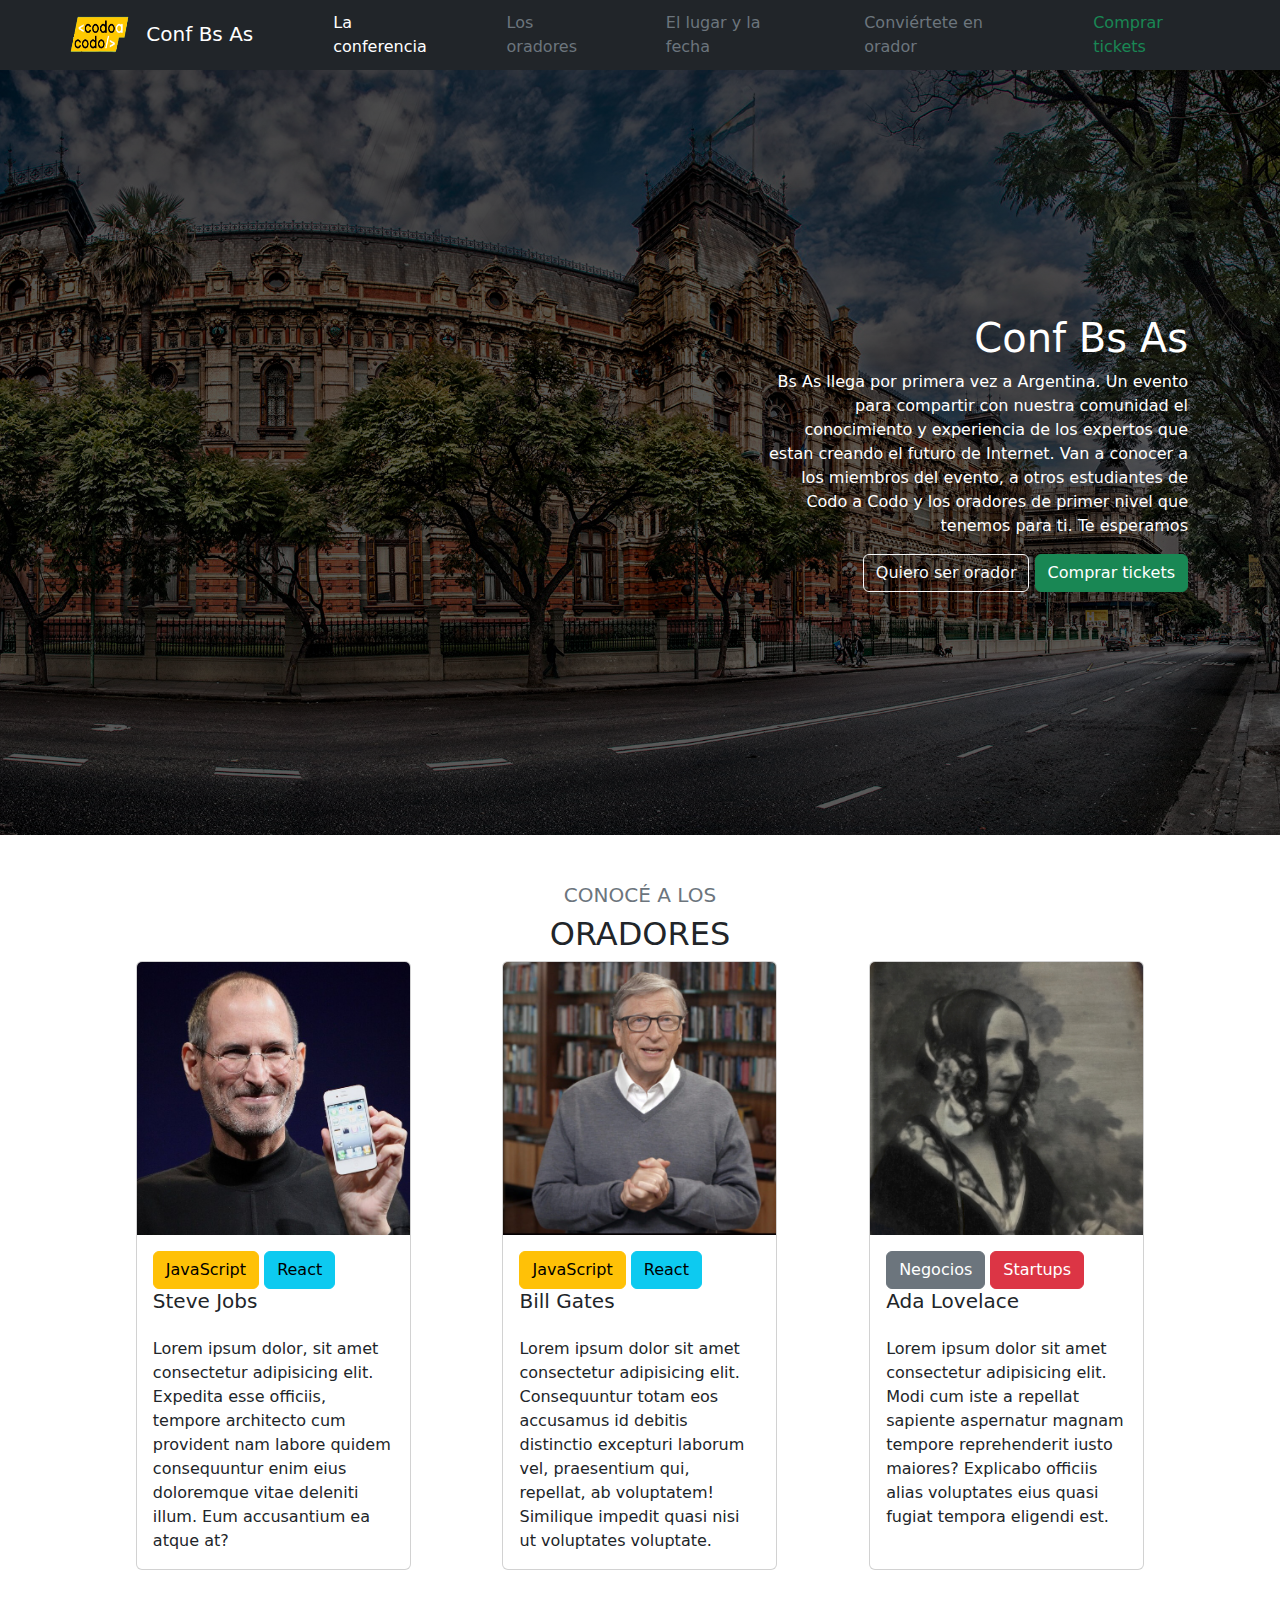
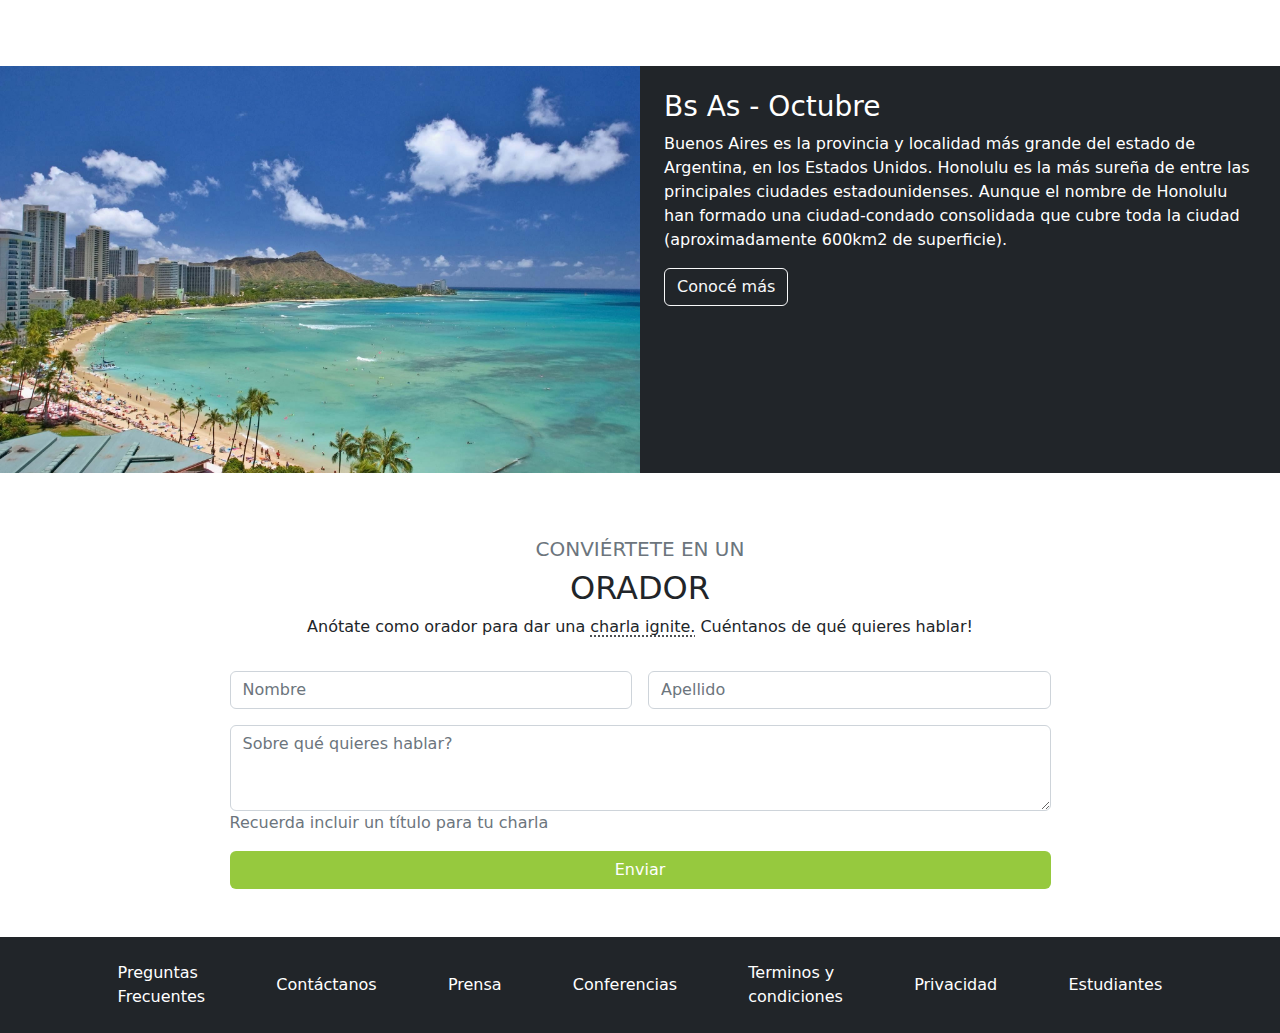
<file: index.html>
<!DOCTYPE html>
<html lang="en">

<head>
    <meta charset="UTF-8">
    <meta http-equiv="X-UA-Compatible" content="IE=edge">
    <meta name="viewport" content="width=device-width, initial-scale=1.0">
    <title>Conf Bs As</title>
    <link rel="stylesheet" href="css/bootstrap.css">
    <link rel="stylesheet" href="css/main.css">
</head>

<body>
    <header>
        <nav class="navbar navbar-expand-lg navbar-light bg-light p-0">
            <div class="container-fluid bg-dark">
                <a class="navbar-brand text-white navLogo" href="#">
                    <img src="Imagenes/codoacodo.png" alt="Logo" width="80" height="60"
                        class="d-inline-block align-text-center">
                    Conf Bs As
                </a>
                <button class="navbar-toggler" type="button" data-bs-toggle="collapse" data-bs-target="#navbarNav"
                    aria-controls="navbarNav" aria-expanded="false" aria-label="Toggle navigation">
                    <span class="navbar-toggler-icon"></span>
                </button>
                <div class="collapse navbar-collapse d-lg-flex justify-content-lg-end" id="navbarNav">
                    <ul class="navbar-nav">
                        <li class="nav-item mx-4">
                            <a class="nav-link active text-white" aria-current="page" href="index.html#conferencia">La conferencia</a>
                        </li>
                        <li class="nav-item mx-4">
                            <a class="nav-link text-secondary" href="index.html#oradores">Los oradores</a>
                        </li>
                        <li class="nav-item mx-4">
                            <a class="nav-link text-secondary" href="index.html#lugar">El lugar y la fecha</a>
                        </li>
                        <li class="nav-item mx-4">
                            <a class="nav-link text-secondary" href="index.html#conviertete">Conviértete en orador</a>
                        </li>
                        <li class="nav-item mx-4 me-5">
                            <a class="nav-link text-success" href="tickets.html">Comprar tickets</a>
                        </li>
                    </ul>
                </div>
            </div>
        </nav>
    </header>
    <main>
        <section id="conferencia">
            <div class="container-fluid contenedor">
                <div class="texto">
                    <h1>Conf Bs As</h1>
                    <p>Bs As llega por primera vez a Argentina. Un evento para compartir con nuestra comunidad
                    el conocimiento y experiencia de los expertos que estan creando el futuro de Internet.
                    Van a conocer a los miembros del evento, a otros estudiantes de Codo a Codo y los
                    oradores de primer nivel que tenemos para ti. Te esperamos</p>
                    
                    <div class="botones">
                        <button type="button" class="btn btn-outline-light"><a class="nav-link" href="index.html#conviertete">Quiero ser orador</a></button>
                        <button type="button" class="btn btn-success"><a class="sinSubrayado" href="tickets.html">Comprar tickets</a></button>
                    </div>
                </div>
            </div>
        </section>
        <section id="oradores" class="my-5">
            <h5 class="text-center text-secondary">CONOCÉ A LOS</h5>
            <h2 class="text-center">ORADORES</h2>
            <div class="container">
                <div class="row d-flex justify-content-lg-around m-2">
                    <div class="card col-lg-3 col-md-12 col-s-12 mb-5 p-0">
                        <img src="Imagenes/steve.jpg" class="card-img-top" alt="Steve Jobs">
                        <div class="card-body text-start">
                            <button type="button" class="btn btn-warning">JavaScript</button>
                            <button type="button" class="btn btn-info">React</button>
                            <h5 class="card-title">Steve Jobs</h5>
                            <p class="card-text mt-4">Lorem ipsum dolor, sit amet consectetur adipisicing elit. Expedita
                                esse officiis, tempore architecto cum provident nam labore quidem consequuntur enim eius
                                doloremque vitae deleniti illum. Eum accusantium ea atque at?</p>
                        </div>
                    </div>
                    <div class="card col-lg-3 col-md-12 col-s-12 mb-5 p-0">
                        <img src="Imagenes/bill.jpg" class="card-img-top" alt="Bill Gates">
                        <div class="card-body">
                            <button type="button" class="btn btn-warning">JavaScript</button>
                            <button type="button" class="btn btn-info">React</button>
                            <h5 class="card-title">Bill Gates</h5>
                            <p class="card-text mt-4">Lorem ipsum dolor sit amet consectetur adipisicing elit.
                                Consequuntur
                                totam eos accusamus id debitis distinctio excepturi laborum vel, praesentium qui,
                                repellat,
                                ab voluptatem! Similique impedit quasi nisi ut voluptates voluptate.</p>
                        </div>
                    </div>
                    <div class="card col-lg-3 col-md-12 col-s-12 mb-5 p-0">
                        <img src="Imagenes/ada.jpeg" class="card-img-top" alt="Ada Lovalece">
                        <div class="card-body">
                            <button type="button" class="btn btn-secondary">Negocios</button>
                            <button type="button" class="btn btn-danger">Startups</button>
                            <h5 class="card-title">Ada Lovelace</h5>
                            <p class="card-text mt-4">Lorem ipsum dolor sit amet consectetur adipisicing elit. Modi cum
                                iste
                                a repellat sapiente aspernatur magnam tempore reprehenderit iusto maiores? Explicabo
                                officiis alias voluptates eius quasi fugiat tempora eligendi est.</p>
                        </div>
                    </div>
                </div>
            </div>
        </section>
        <section id="lugar">
            <div class="container-fluid">
                <div class="row">
                    <div class="col-lg-6 col-md-12 p-0">
                        <img src="Imagenes/honolulu.jpg" width="100%" height="100%" alt="">
                    </div>
                    <div class="col-lg-6 col-md-12 bg-dark text-white p-4">
                        <h3>Bs As - Octubre</h3>
                        <p>Buenos Aires es la provincia y localidad más grande del estado de Argentina, en los Estados
                            Unidos. Honolulu es la más sureña de entre las principales ciudades estadounidenses. Aunque
                            el nombre de Honolulu han formado una ciudad-condado consolidada que cubre toda la ciudad
                            (aproximadamente 600km2 de superficie).</p>
                        <button type="button" class="btn btn-outline-light">Conocé más</button>
                    </div>
                </div>
            </div>
            </div>
        </section>
        <section class="container d-flex justify-content-center" id="conviertete">
            <form class="row g-3 m-5 w-75">
                <div class="text-center">
                    <h5 class="text-center text-secondary">CONVIÉRTETE EN UN</h5>
                    <h2 class="text-center">ORADOR</h2>
                    <p>Anótate como orador para dar una <span class="decoration">charla ignite.</span> Cuéntanos de qué
                        quieres hablar!</p>
                </div>
                <div class="col-md-6">
                    <input type="text" class="form-control" placeholder="Nombre" required>
                </div>
                <div class="col-md-6">
                    <input type="text" class="form-control" placeholder="Apellido" required>
                </div>
                <div class="col-12">
                    <textarea class="form-control" type="text" id="exampleFormControlTextarea1" rows="3"
                        placeholder="Sobre qué quieres hablar?" required></textarea>
                    <label class="text-secondary">
                        Recuerda incluir un título para tu charla
                    </label>
                </div>
                </div>
                <div class="col-12 d-block d-grid gap-2">
                    <button class="btn text-white botonVerde" type="submit">Enviar</button>
                </div>
            </form>
        </section>
    </main>
    <footer class="bg-dark">
        <div
            class="container py-3 d-flex flex-column flex-lg-row  justify-content-lg-around justify-content-md-center align-items-center blanco">
            <a href="#" class="m-2">Preguntas <br>Frecuentes</br></a>
            <a href="#" class="m-2">Contáctanos</a>
            <a href="#" class="m-2">Prensa</a>
            <a href="#" class="m-2">Conferencias</a>
            <a href="#" class="m-2">Terminos y <br>condiciones</br></a>
            <a href="#" class="m-2">Privacidad</a>
            <a href="#" class="m-2">Estudiantes</a>
        </div>
    </footer>
    <script src="js/bootstrap.js"></script>
</body>

</html>
</file>
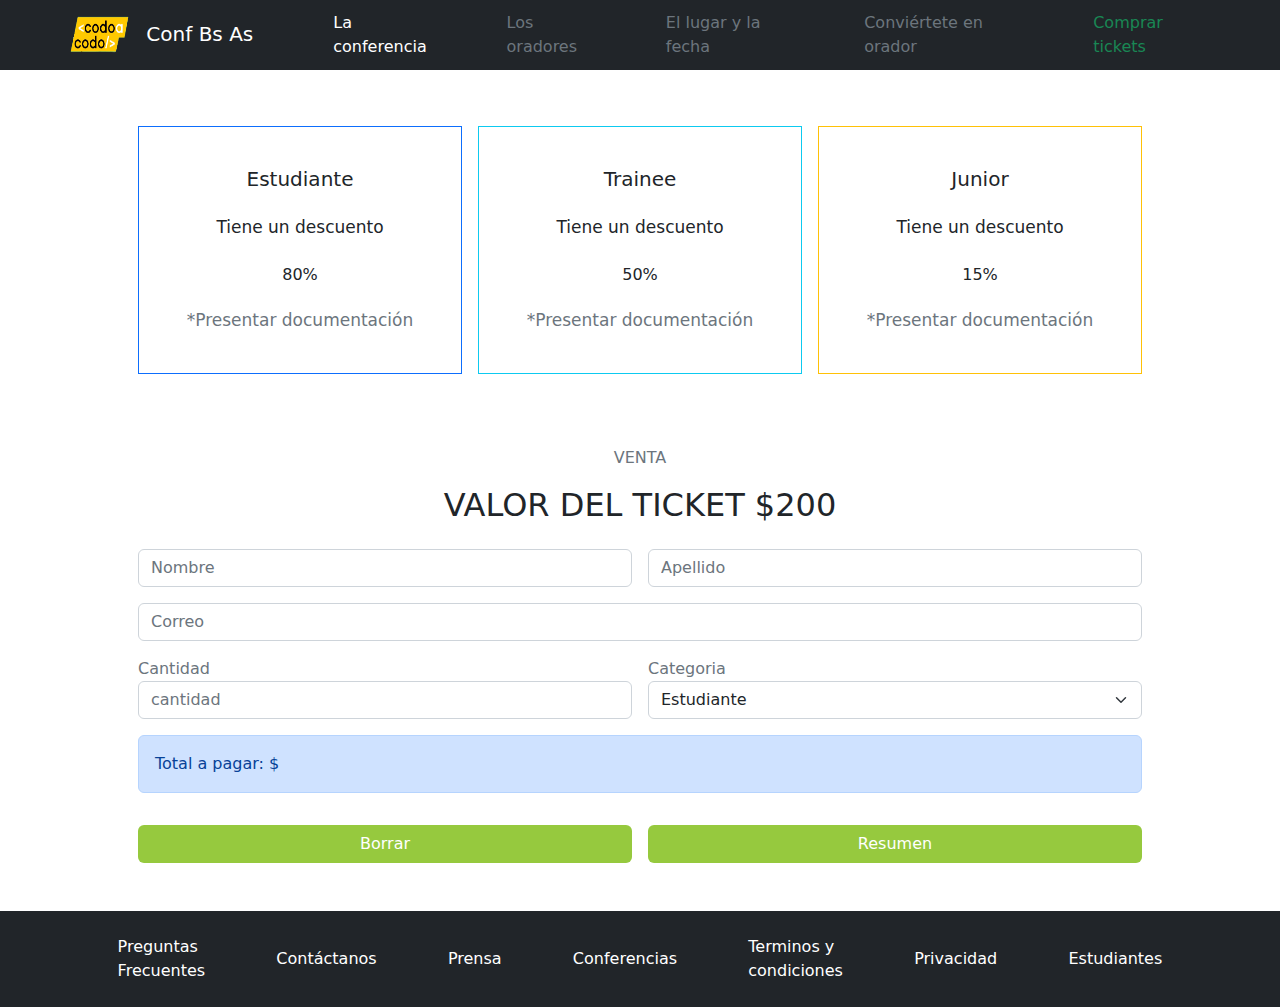
<file: tickets.html>
<!DOCTYPE html>
<html lang="en">
<head>
    <meta charset="UTF-8">
    <meta http-equiv="X-UA-Compatible" content="IE=edge">
    <meta name="viewport" content="width=device-width, initial-scale=1.0">
    <title>Conf Bs As</title>
    <link rel="stylesheet" href="css/bootstrap.css">
    <link rel="stylesheet" href="css/main.css">
</head>
<body>
    <header>
        <nav class="navbar navbar-expand-lg navbar-light bg-light p-0">
            <div class="container-fluid bg-dark">
                <a class="navbar-brand text-white navLogo" href="#">
                    <img src="Imagenes/codoacodo.png" alt="Logo" width="80" height="60"
                        class="d-inline-block align-text-center">
                    Conf Bs As
                </a>
                <button class="navbar-toggler" type="button" data-bs-toggle="collapse" data-bs-target="#navbarNav"
                    aria-controls="navbarNav" aria-expanded="false" aria-label="Toggle navigation">
                    <span class="navbar-toggler-icon"></span>
                </button>
                <div class="collapse navbar-collapse d-lg-flex justify-content-lg-end" id="navbarNav">
                    <ul class="navbar-nav">
                        <li class="nav-item mx-4">
                            <a class="nav-link active text-white" aria-current="page" href="index.html#conferencia">La conferencia</a>
                        </li>
                        <li class="nav-item mx-4">
                            <a class="nav-link text-secondary" href="index.html#oradores">Los oradores</a>
                        </li>
                        <li class="nav-item mx-4">
                            <a class="nav-link text-secondary" href="index.html#lugar">El lugar y la fecha</a>
                        </li>
                        <li class="nav-item mx-4">
                            <a class="nav-link text-secondary" href="index.html#conviertete">Conviértete en orador</a>
                        </li>
                        <li class="nav-item mx-4 me-5">
                            <a class="nav-link text-success" href="#">Comprar tickets</a>
                        </li>
                    </ul>
                </div>
            </div>
        </nav>
    </header>
    <section class="container">
        <div class="row d-flex m-5 my-5 text-center">
            <div class="card col-lg col-md-12 col-s-12 m-2 border-primary rounded-0">
                <div class="card-body sizeText">
                    <h5 class="card-title my-4">Estudiante</h5>
                    <p class="card-subtitle my-4">Tiene un descuento</p>
                    <h6 class="card-subtitle my-4">80%</h6>
                    <p class="card-text text-muted my-4">*Presentar documentación</p>
                </div>
            </div>
            <div class="card col-lg col-md-12 col-s-12 m-2 border-info rounded-0">
                <div class="card-body sizeText">
                    <h5 class="card-title my-4">Trainee</h5>
                    <p class="card-subtitle my-4">Tiene un descuento</p>
                    <h6 class="card-subtitle my-4">50%</h6>
                    <p class="card-text text-muted my-4">*Presentar documentación</p>
                </div>
            </div>
            <div class="card col-lg col-md-12 col-s-12 m-2 border-warning rounded-0">
                <div class="card-body sizeText">
                    <h5 class="card-title my-4">Junior</h5>
                    <p class="card-subtitle my-4">Tiene un descuento</p>
                    <h6 class="card-subtitle my-4">15%</h6>
                    <p class="card-text text-muted my-4">*Presentar documentación</p>
                </div>
            </div>
        </div>
        <form class="row g-3 m-5 my-5">
            <div class="text-center">
                <p class="text-center text-secondary">VENTA</p>
                <h2 class="text-center">VALOR DEL TICKET $200</h2>
            </div>
            <div class="col-lg-6">
                <input type="text" class="form-control" placeholder="Nombre" required>
            </div>
            <div class="col-lg-6">
                <input type="text" class="form-control" placeholder="Apellido" required>
            </div>
            <div class="col-lg-12">
                <input type="email" class="form-control" placeholder="Correo" required>
            </div>
            <div class="col-lg-6">
                <label class="text-secondary text-start">
                    <div id="error">Cantidad</div>
                </label>
                <input type="number" min="1" max="20" class="form-control" id="cantidad"  placeholder="cantidad" required>
            </div>
            <div class="col-md-6">
                <label for="exampleFormControlSelect1" class="text-secondary text-start">Categoria</label>
                <select class="form-select" id="exampleFormControlSelect1 categoria" onclick="mostrar(this.value)" >
                    <option value=1 id="estudiante">Estudiante</option>
                    <option value=2 id="trainee">Trainee</option>
                    <option value=3 id="junior">Junior</option>
                </select>
            </div>
            <div class="col-12">
                <div class="alert alert-primary text-start" id="total" role="alert">
                    Total a pagar: $
                </div>
            </div>
            <div class="col-6 d-block d-grid gap-2">
                <button class="btn text-white botonVerde" id="borrar" type="submit" onclick="borrar()">Borrar</button>
            </div>
            <div class="col-6 d-block d-grid gap-2">
                <button class="btn text-white botonVerde" id="resumen" onclick="mostrar()">Resumen</button>
            </div>
        </form>
    </section>
    <footer class="bg-dark">
        <div
            class="container py-3 d-flex flex-column flex-lg-row  justify-content-lg-around justify-content-md-center align-items-center blanco">
            <a href="#" class="m-2">Preguntas <br>Frecuentes</br></a>
            <a href="#" class="m-2">Contáctanos</a>
            <a href="#" class="m-2">Prensa</a>
            <a href="#" class="m-2">Conferencias</a>
            <a href="#" class="m-2">Terminos y <br>condiciones</br></a>
            <a href="#" class="m-2">Privacidad</a>
            <a href="#" class="m-2">Estudiantes</a>
        </div>
    </footer>
    <script src="js/bootstrap.js"></script>
    <script src="js/main.js"></script>
</body>
</html>
</file>
<file: css/main.css>
.decoration {
    text-decoration:underline;
    text-decoration-style: dotted;
    text-underline-position: under;
}

.blanco a{
    color: white;
    text-decoration: none;
}


.navLogo{
    margin: 0 3rem;
}

.contenedor{
    height: 85vh;
    display: flex;
    align-items: center;
    justify-content: end;
    background: linear-gradient(to right, rgb(0 0 0 / .65),rgb(0 0 0 / .65)), url(../Imagenes/ba1.jpg);
    background-size: cover;
    background-position: center;
}

.texto{
    color: #fff;
    text-align: end;
    width: 40%;
    padding-right: 5em;
}

.sinSubrayado{
    text-decoration: none;
    color: white;
}

.sizeText{
    font-weight: 500;
    font-size: 17px;
}

.botonVerde{
    background-color: rgb(150, 201, 62 )!important;
}



@media (max-width: 350px) {
    .navLogo{
        margin: 0;
    }
}

@media (max-width: 960px) {
    .texto{
        font-size: 15px;
        text-align: center;
        padding: 0;
    }
    .contenedor{
        justify-content: center;
        align-items: end;
    }
    .botones{
        display: none;
    }
}

@media (max-width: 800px) {
    .texto{
        display: none;
    }
}

@media (max-width: 1200px){
    .fw-bold {
        font-size: 13px;
    }
}
</file>
